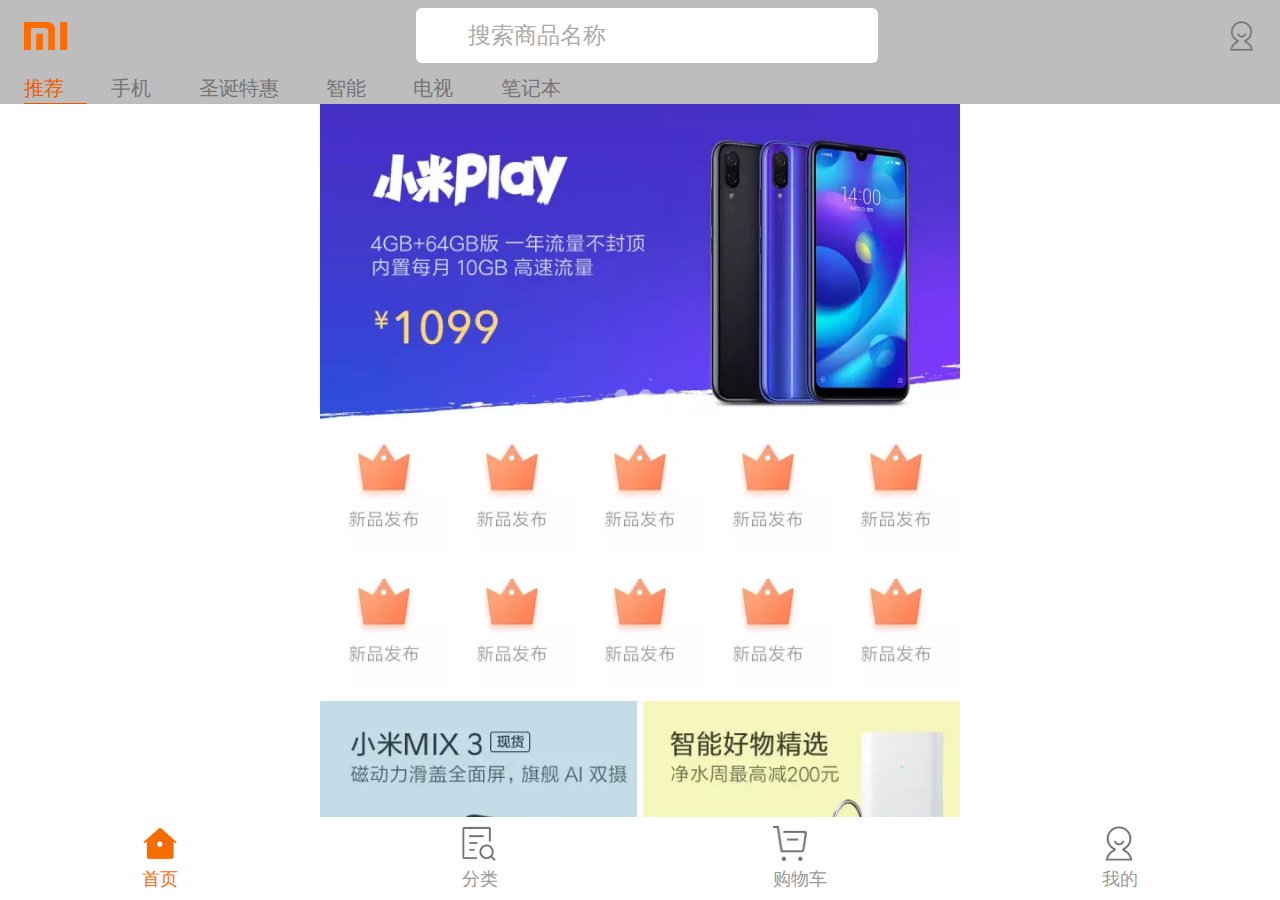
<file: index.html>
<!DOCTYPE html>
<html lang="zh">
<head>
	<meta charset="UTF-8">
	<meta name="viewport" content="width=device-width, initial-scale=1.0">
	<meta http-equiv="X-UA-Compatible" content="ie=edge">
	<script src="js/rem.js" type="text/javascript" charset="utf-8"></script>
	<link rel="stylesheet" type="text/css" href="css/base.css"/>
	<link rel="stylesheet" type="text/css" href="css/style.css"/>
	<title>Document</title>
<!-- 头部开始 -->
</head>
<body>
	<div class="root">
		<header class="head">
			<div class="head-top">
				<div class="logo">
					<img src="img/loge.png" >
				</div>
				<div class="search-box">
					<i class="iconfont">&#xe61a;</i>
					<span>搜索商品名称</span>
				</div>
				<div class="my-box">
				</div>
				
			</div>
			<div class="head-bottom">
				<div class="nav-list">
					<ul>
						<li>推荐</li>
						<li>手机</li>
						<li>圣诞特惠</li>
						<li>智能</li>
						<li>电视</li>
						<li>笔记本</li>
						<li>生活周边</li>
						<li>家电</li>
						<li>新款游戏本</li>
						<li>影音娱乐</li>
					</ul>
				</div>
				<div class="jiantou-box">
					<i class="iconfont">&#xe649;</i>
				</div>
			</div>

		</header>
		<!-- 头部结束 -->
		<div class="main">
			<!-- banner开始 -->
			<section class="banner">
				<ul>
					<li><img src="img/banner1.webp" ></li>
					<li><img src="img/banner1.webp" ></li>
					<li><img src="img/banner1.webp" ></li>
				</ul>
				<div class="yuan">
					<div class="yuan1"></div>
					<div class="yuan2"></div>
					<div class="yuan2"></div>
					<div class="yuan2"></div>
				</div>
				
		    </section>
		<!-- banner结束 -->
		
		<!-- 菜单开始 -->
		<section class="caidan">
			<div><img src="img/caidan1.webp" alt=""></div>
			<div><img src="img/caidan1.webp" alt=""></div>
			<div><img src="img/caidan1.webp" alt=""></div>
			<div><img src="img/caidan1.webp" alt=""></div>
			<div><img src="img/caidan1.webp" alt=""></div>
			<div><img src="img/caidan1.webp" alt=""></div>
			<div><img src="img/caidan1.webp" alt=""></div>
			<div><img src="img/caidan1.webp" alt=""></div>
			<div><img src="img/caidan1.webp" alt=""></div>
			<div><img src="img/caidan1.webp" alt=""></div>
		</section>
		<!-- 菜单结束 -->
		<!-- 列表开始 -->
		<section class="list">
			<div class="list-box">
				<div class="left-box">
					<img src="img/shouye1.webp" >
				</div>
				<div class="right-box">
					<div><img src="img/shouye2.webp" ></div>
					<div><img src="img/shouye3.webp" ></div>
				</div>
			</div>
		    <div class="tupian1"><img src="img/shouye3=4.webp" >
		    </div>
			<div class="tupian2"><img src="img/shouye4.webp" >
			</div>
			<div class="list-box2">
				<div class="left-box2">
					<div class="shouyewenzi">
						<img src="img/shouye6.webp" >
					</div>	
					<div class="ziti">
						<p class="xiaomi">小米8 青春版</p>
						<p class="pingjia">潮流镜面渐变色，自拍旗杆</p>
						<p class="renminbi">¥1399起</p>
					</div>
				</div>
				<div class="left-box2">
					<div class="shouyewenzi">
						<img src="img/shouye6.webp" >
					</div>	
					<div class="ziti">
						<p class="xiaomi">小米8 青春版</p>
						<p class="pingjia">潮流镜面渐变色，自拍旗杆</p>
						<p class="renminbi">¥1399起</p>
					</div>
				</div>
			</div>
			<div class="list-box2">
				<div class="left-box2">
					<div class="shouyewenzi">
						<img src="img/sy666.webp" >
					</div>	
					<div class="ziti">
						<p class="xiaomi">小米8 青春版</p>
						<p class="pingjia">潮流镜面渐变色，自拍旗杆</p>
						<p class="renminbi">¥1399起</p>
					</div>
				</div>
				<div class="left-box2">
					<div class="shouyewenzi">
						<img src="img/777.webp" >
					</div>	
					<div class="ziti">
						<p class="xiaomi">小米8 青春版</p>
						<p class="pingjia">潮流镜面渐变色，自拍旗杆</p>
						<p class="renminbi">¥1399起</p>
					</div>
				</div>
			</div>
			<div class="list-box2">
				<div class="left-box2">
					<div class="shouyewenzi">
						<img src="img/888.webp" >
					</div>	
					<div class="ziti">
						<p class="xiaomi">小米8 青春版</p>
						<p class="pingjia">潮流镜面渐变色，自拍旗杆</p>
						<p class="renminbi">¥1399起</p>
					</div>
				</div>
				<div class="left-box2">
					<div class="shouyewenzi">
						<img src="img/999.webp" >
					</div>	
					<div class="ziti">
						<p class="xiaomi">小米8 青春版</p>
						<p class="pingjia">潮流镜面渐变色，自拍旗杆</p>
						<p class="renminbi">¥1399起</p>
					</div>
				</div>
			</div>
			<div class="tupian1"><img src="img/shouye3=4.webp" >
			</div>
			<div class="tupian2"><img src="img/shouye4.webp" >
			</div>
			<div class="list-box2">
				<div class="left-box2">
					<div class="shouyewenzi">
						<img src="img/shouye6.webp" >
					</div>	
					<div class="ziti">
						<p class="xiaomi">小米8 青春版</p>
						<p class="pingjia">潮流镜面渐变色，自拍旗杆</p>
						<p class="renminbi">¥1399起</p>
					</div>
				</div>
				<div class="left-box2">
					<div class="shouyewenzi">
						<img src="img/shouye6.webp" >
					</div>	
					<div class="ziti">
						<p class="xiaomi">小米8 青春版</p>
						<p class="pingjia">潮流镜面渐变色，自拍旗杆</p>
						<p class="renminbi">¥1399起</p>
					</div>
				</div>
			</div>
			<div class="list-box2">
				<div class="left-box2">
					<div class="shouyewenzi">
						<img src="img/sy666.webp" >
					</div>	
					<div class="ziti">
						<p class="xiaomi">小米8 青春版</p>
						<p class="pingjia">潮流镜面渐变色，自拍旗杆</p>
						<p class="renminbi">¥1399起</p>
					</div>
				</div>
				<div class="left-box2">
					<div class="shouyewenzi">
						<img src="img/777.webp" >
					</div>	
					<div class="ziti">
						<p class="xiaomi">小米8 青春版</p>
						<p class="pingjia">潮流镜面渐变色，自拍旗杆</p>
						<p class="renminbi">¥1399起</p>
					</div>
				</div>
			</div>
			<div class="list-box2">
				<div class="left-box2">
					<div class="shouyewenzi">
						<img src="img/888.webp" >
					</div>	
					<div class="ziti">
						<p class="xiaomi">小米8 青春版</p>
						<p class="pingjia">潮流镜面渐变色，自拍旗杆</p>
						<p class="renminbi">¥1399起</p>
					</div>
				</div>
				<div class="left-box2">
					<div class="shouyewenzi">
						<img src="img/999.webp" >
					</div>	
					<div class="ziti">
						<p class="xiaomi">小米8 青春版</p>
						<p class="pingjia">潮流镜面渐变色，自拍旗杆</p>
						<p class="renminbi">¥1399起</p>
					</div>
				</div>
			</div>
		</section>
		<!-- 列表结束-->

		</div>

		<!-- 底部开始 -->
		<section class="font">
			<div class="font1">
				<div class="tu1"></div>
				<div class="wenzi">首页</div>

			</div>
			<div class="font1">
				<a href="class.html"><div class="tu2"></div>
				<div class="wenzi2">分类</div></a>


			</div>
			<div class="font1">
				<a href="gw.html"><div class="tu3"></div>
				<div class="wenzi2">购物车</div></a>


			</div>
			<div class="font1">
				<a href="wode.html"><div class="tu4"></div>
				<div class="wenzi2">我的</div></a>


			</div>
		</section>
		<!-- 底部结束-->


	</div>
</body>
</html>
</file>
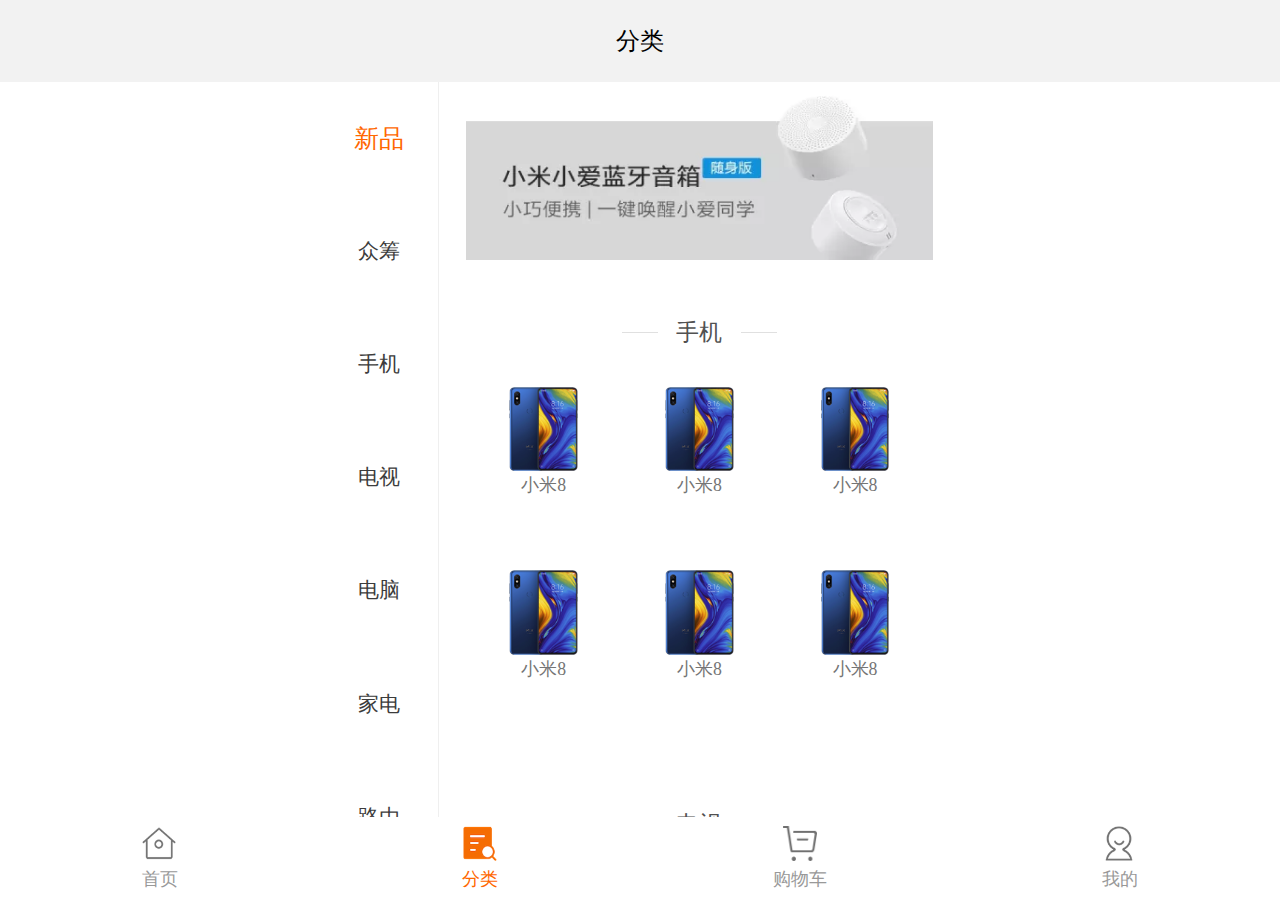
<file: class.html>
<!DOCTYPE html>
<html lang="zh">
<head>
	<meta charset="UTF-8">
	<meta name="viewport" content="width=device-width, initial-scale=1.0">
	<meta http-equiv="X-UA-Compatible" content="ie=edge">
	<script src="js/rem.js" type="text/javascript" charset="utf-8"></script>
	<link rel="stylesheet" type="text/css" href="css/base.css"/>
	<link rel="stylesheet" type="text/css" href="css/class.css"/>
	<title>Document</title>
</head>
<body>
	<div class="fenlei">
		<!-- 头部开始 -->
		<div class="header">
			<a href="index.html" class="iconfont">&#xe601;</a>
			<span class="text">分类</span>
			<a href="sousuo.html"><i class="iconfont">&#xe61a;</i></a>
		</div>
		
		<!-- 头部结束 -->
		<!-- middle开始 -->
		<main class="middle">
			<aside class="aside">
				<div class="one-xinpin">新品</div>
				<div>众筹</div>
				<div>手机</div>
				<div>电视</div>
				<div>电脑</div>
				<div>家电</div>
				<div>路由</div>
				<div>出行</div>
				<div>穿戴</div>
				<div>智能</div>
				<div>电源</div>
				<div>健康</div>
				<div>灯具</div>
				<div>儿童</div>
				<div>插线板</div>
				<div>音频</div>
				<div>箱包</div>
				<div>生活</div>
				<div>配件</div>
				<div>家装</div>
				<div>礼品</div>
				<div>手机</div>
				<div>会员卡</div>
				<div>米粉卡</div>
				<div>零售店</div>

			</aside>
			<div class="goods-list">
				<div class="floor">
					<div class="ads-box">
						<img src="img/fen.webp" >
					</div>
					
					<div class="product-box">
						<div class="line"></div>
						<p class="shouji">手机</p>
						<div class="line"></div>
						
					</div>
					<div class="zhanshitu">
						<div><img src="img/fenlei111.png" alt=""><p>小米8</p></div>
						<div><img src="img/fenlei111.png" alt=""><p>小米8</p></div>
						<div><img src="img/fenlei111.png" alt=""><p>小米8</p></div>
						<div><img src="img/fenlei111.png" alt=""><p>小米8</p></div>
						<div><img src="img/fenlei111.png" alt=""><p>小米8</p></div>
						<div><img src="img/fenlei111.png" alt=""><p>小米8</p></div>
						
					</div>
					<div class="product-box">
						<div class="line"></div>
						<p class="shouji">电视</p>
						<div class="line"></div>
						
					</div>
					<div class="zhanshitu">
						<div><img src="img/222.jpg" alt=""><p>小米8</p></div>
						<div><img src="img/222.jpg" alt=""><p>小米8</p></div>
						<div><img src="img/222.jpg" alt=""><p>小米8</p></div>
						<div><img src="img/222.jpg" alt=""><p>小米8</p></div>
						<div><img src="img/222.jpg" alt=""><p>小米8</p></div>
						<div><img src="img/222.jpg" alt=""><p>小米8</p></div>
						
					</div>
					<div class="product-box">
						<div class="line"></div>
						<p class="shouji">电脑</p>
						<div class="line"></div>
						
					</div>
					<div class="zhanshitu">
						<div><img src="img/188.jpg" alt=""><p>小米8</p></div>
						<div><img src="img/188.jpg" alt=""><p>小米8</p></div>
						<div><img src="img/188.jpg" alt=""><p>小米8</p></div>
						<div><img src="img/188.jpg" alt=""><p>小米8</p></div>
						<div><img src="img/188.jpg" alt=""><p>小米8</p></div>
						<div><img src="img/188.jpg" alt=""><p>小米8</p></div>
						
					</div>
					<div class="ads-box">
						<img src="img/678.webp" >
					</div>
					
				</div>
			</div>

		</main>
		<!-- middle结束-->

		
		
		<!-- 底部开始 -->
		<section class="font">
					<div class="font1">
						<a href="index.html"><div class="tu1"></div>
						<div class="wenzi">首页</div></a>
		
					</div>
					<div class="font1">
						<div class="tu2"></div>
						<div class="wenzi2">分类</div>
		
		
					</div>
					<div class="font1">
						<div class="tu3"></div>
						<div class="wenzi">购物车</div>
		
		
					</div>
					<div class="font1">
						<a href="wode.html"><div class="tu4"></div>
						<div class="wenzi">我的</div></a>
		
		
					</div>
				</section>
		<!-- 底部结束-->
		
	</div>
</body>
</html>
</file>
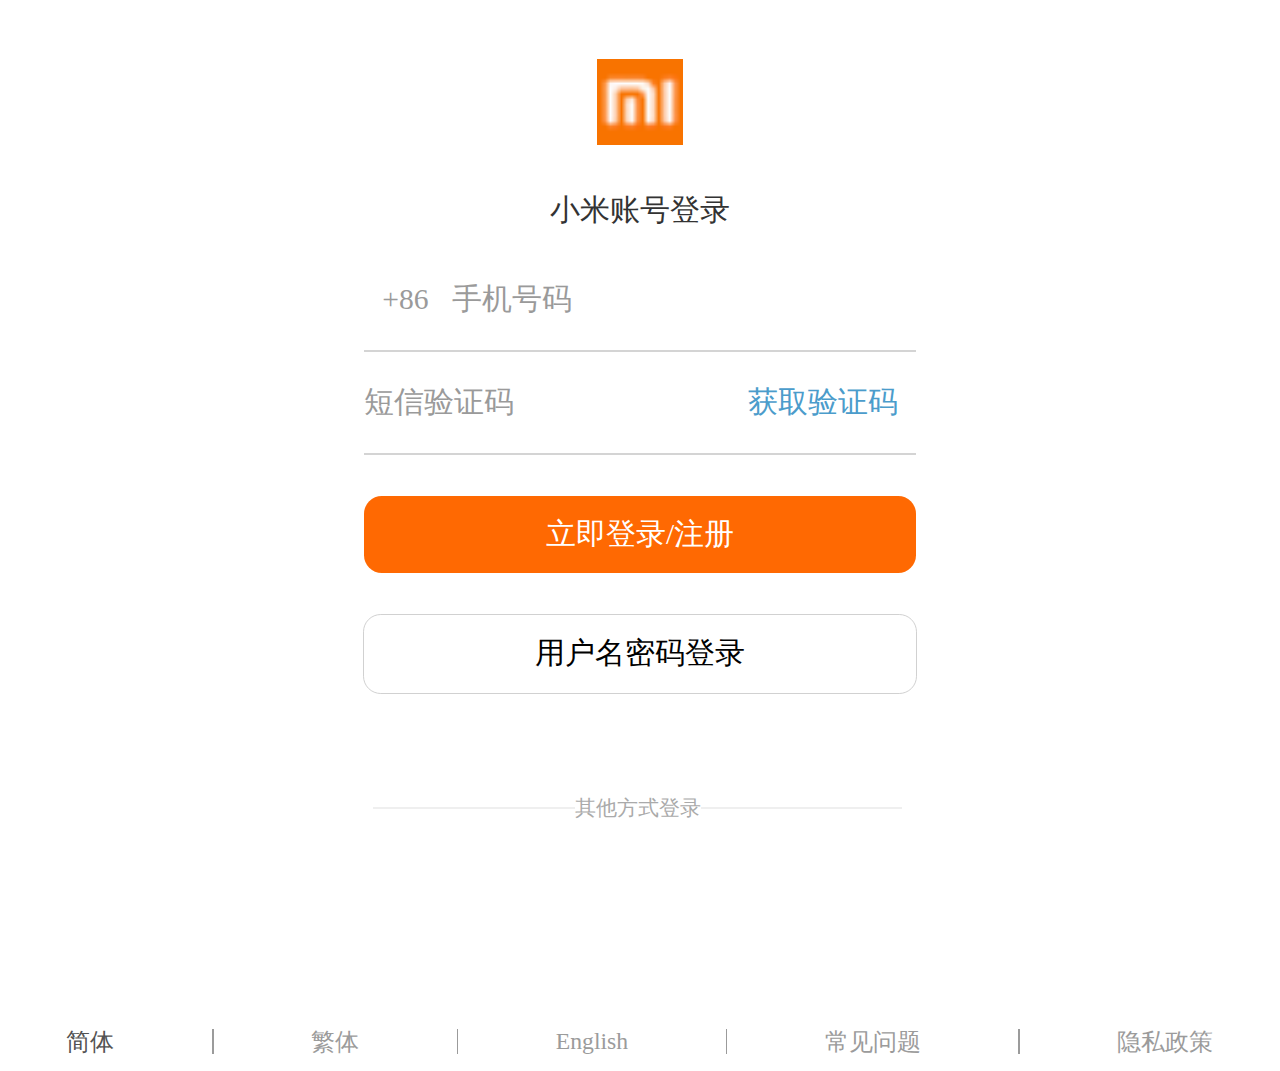
<file: denlv.html>
<!DOCTYPE html>
<html lang="zh">
<head>
	<meta charset="UTF-8">
	<meta name="viewport" content="width=device-width, initial-scale=1.0">
	<meta http-equiv="X-UA-Compatible" content="ie=edge">
	<script src="js/rem.js" type="text/javascript" charset="utf-8"></script>
	<link rel="stylesheet" href="css/base.css">
	<link rel="stylesheet" href="css/denlv.css">
	<title>Document</title>
</head>
<body>
	<div class="root">
		<div class="top">
			<div class="tubiao">
				<img src="img/tu..ico" alt="">
			</div>
			<p>小米账号登录</p>
			<div class="shuzi">
				<p>+86</p>
				<i class="iconfont">&#xe600;</i>
				<p>手机号码</p>
			</div>
			<div class="xinxi">
				<p>短信验证码</p>
				<p>获取验证码</p>
			</div>
			<div class="tubiao-y">立即登录/注册</div>
			<div class="tubiao-h">用户名密码登录</div>
			<div class="next">
				<div class="line"></div>
				<p>其他方式登录</p>
				<div class="line"></div>
			</div>
			<div class="fangshi">
				<i class="iconfont">&#xe665;</i>
				<i class="iconfont">&#xe665;</i>
				<i class="iconfont">&#xe665;</i>
			</div>
			<div class="ziti">
				<p>简体</p>
				<div class="line-1"></div>
				<p>繁体</p>				
				<div class="line-1"></div>
				<p>English</p>				
				<div class="line-1"></div>
				<p>常见问题</p>
				<div class="line-1"></div>
				<p>隐私政策</p>
			</div>
			
		</div>
	</div>
	
</body>
</html>
</file>
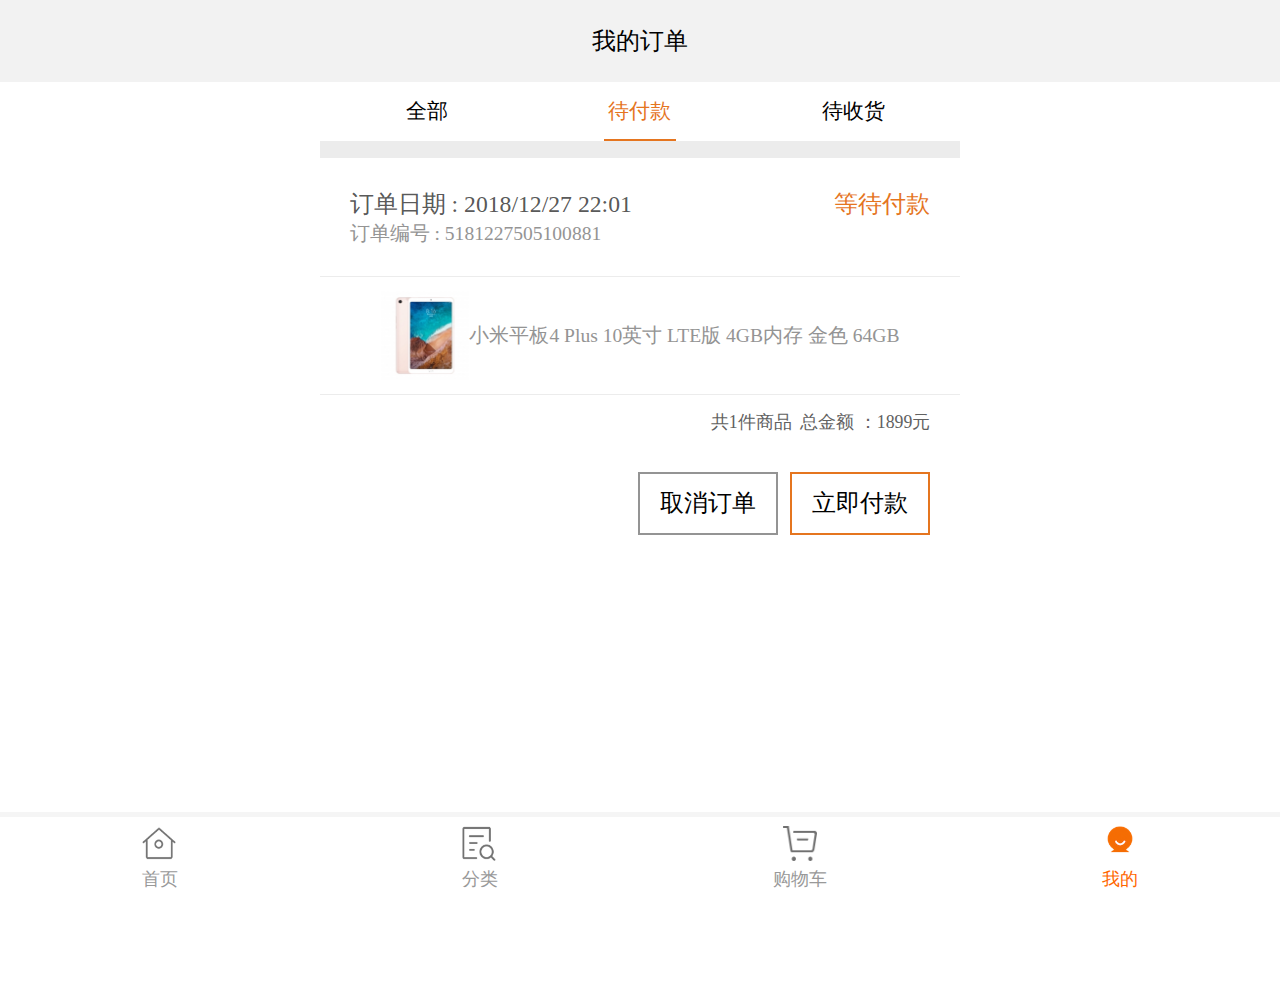
<file: dindan.html>
<!DOCTYPE html>
<html lang="zh">
<head>
	<meta charset="UTF-8">
	<meta name="viewport" content="width=device-width, initial-scale=1.0">
	<meta http-equiv="X-UA-Compatible" content="ie=edge">
	<script src="js/rem.js"></script>
	<link rel="stylesheet" href="css/base.css">
	<link rel="stylesheet" href="css/dindan.css">
	<title>Document</title>
</head>
<body>
	<div class="dindan">
		<!-- 头部开始 -->
		<div class="header">
			<a href="index.html" class="iconfont">&#xe601;</a>
			<span class="text">我的订单</span>
			<i class="iconfont">&#xe61a;</i>
		</div>
		<!-- 头部结束 -->
		<!-- 内容开始 -->
		<div class="dindan-neiron">
			<div class="now">
				<div>全部</div>
				<div class="fukuan">
					<p>待付款</p>
					<div class="line"></div></div>
				<div>待收货</div>
			</div>
			<div class="next">
				<div class="riqi">
					<div class="shijian">订单日期 : 2018/12/27 22:01</div>
					<div class="dengdai">等待付款</div>
				</div>
				<p>订单编号&nbsp;:&nbsp;5181227505100881</p>
				
			</div>
			<div class="next2">
				<img src="img/1.jpg" alt="">
				<p>小米平板4 Plus 10英寸 LTE版 4GB内存 金色 64GB</p>
			</div>
			<div class="end">
				<p class="jine">共1件商品&nbsp;&nbsp;总金额 ：1899元</p>
			</div>
			<div class="zuihou">
				<div>取消订单</div>
				<div class="liji">立即付款</div>

			</div>
		</div>
		
		
		
		
		
		
		<!-- 底部开始 -->
		<section class="font">
					<div class="font1">
						<a href="index.html"><div class="tu1"></div>
						<div class="wenzi">首页</div></a>
		
					</div>
					<div class="font1">
						<a href="class.html"><div class="tu2"></div>
						<div class="wenzi">分类</div></a>
		
		
					</div>
					<div class="font1">
						<div class="tu3"></div>
						<div class="wenzi">购物车</div>
		
		
					</div>
					<div class="font1">
						<div class="tu4"></div>
						<div class="wenzi2">我的</div>
		
		
					</div>
				</section>
		<!-- 底部结束-->
		
		
		

		
	</div>
	
</body>
</html>
</file>
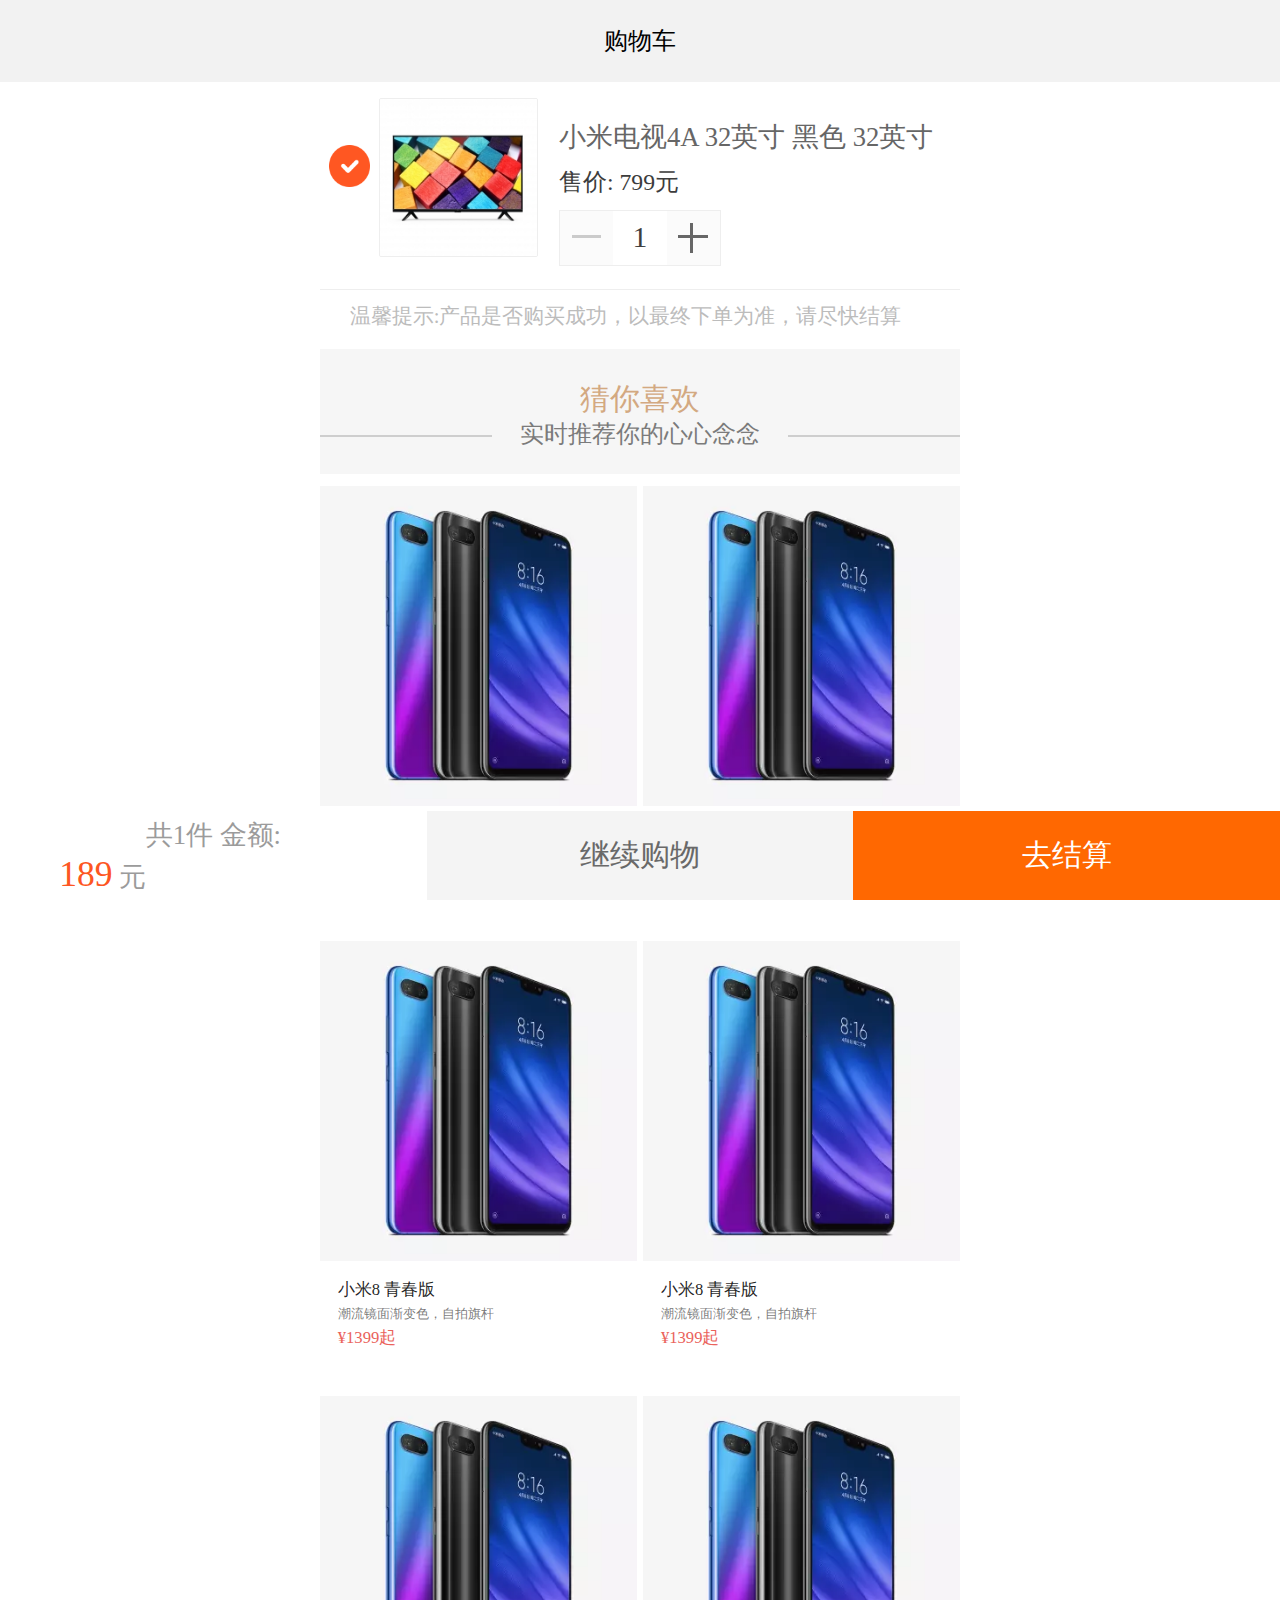
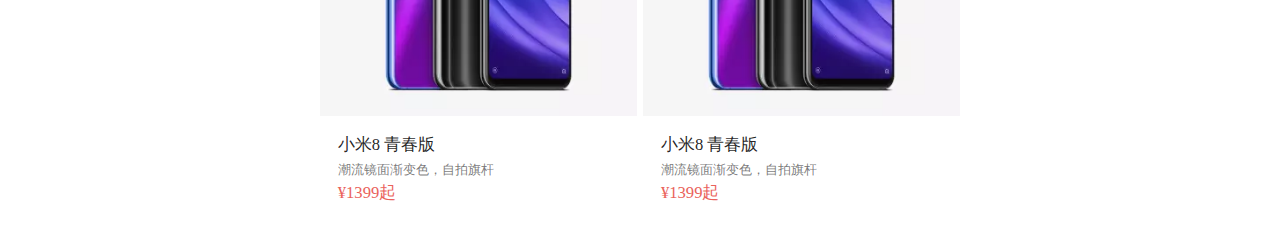
<file: gw.html>
<!DOCTYPE html>
<html lang="zh">
<head>
	<meta charset="UTF-8">
	<meta name="viewport" content="width=device-width, initial-scale=1.0">
	<meta http-equiv="X-UA-Compatible" content="ie=edge">
	<link rel="stylesheet" type="text/css" href="css/gw.css"/>
	<link rel="stylesheet" type="text/css" href="css/base.css"/>
	<script src="js/rem.js"></script>
	<title>Document</title>
</head>
<body>
	<div class="dindan">
		<!-- 头部开始 -->
		<div class="header">
			<a href="index.html" class="iconfont">&#xe601;</a>
			<span class="text">购物车</span>
			<i class="iconfont">&#xe61a;</i>
		</div>
		<!-- 头部结束 -->
		<!-- 内容开始 -->
		<div class="middle">
			<div class="neiron">
				<div class="tu1"><img src="img/tubiao.png" ></div>
				<div class="tu2"><img src="img/dianshi.jpg" ></div>
				<div class="text">
					<p class="yangshi">小米电视4A 32英寸 黑色 32英寸</p>
					<div class="jiage">售价: 799元</div>
					<div class="hezi">
						<div class="fuhao">
							<div class="jian">
								<div></div>
							</div>
							<div class="one">1</div>
							<div class="jia">
								<div class="now"></div>
								<div class="now1"></div>

							</div>
						</div>
						<span><i class="iconfont">&#xe621;</i></span>
					</div>
				</div>
			</div>
			<div class="zhong">温馨提示:产品是否购买成功，以最终下单为准，请尽快结算</div>
			<div class="cai">
				<p>猜你喜欢</p>
				<div class="xihuan">
					<div class="line"></div>
					<div class="line-wenzi">实时推荐你的心心念念</div>
					<div class="line"></div>
				</div>
			</div>
			<section class="list">
				<div class="list-box2">
					<div class="left-box2">
						<div class="shouyewenzi">
							<img src="img/shouye6.webp" >
						</div>	
						<div class="ziti">
							<p class="xiaomi">小米8 青春版</p>
							<p class="pingjia">潮流镜面渐变色，自拍旗杆</p>
							<p class="renminbi">¥1399起</p>
						</div>
					</div>
					<div class="left-box2">
						<div class="shouyewenzi">
							<img src="img/shouye6.webp" >
						</div>	
						<div class="ziti">
							<p class="xiaomi">小米8 青春版</p>
							<p class="pingjia">潮流镜面渐变色，自拍旗杆</p>
							<p class="renminbi">¥1399起</p>
						</div>
					</div>
				</div>
				<div class="list-box2">
					<div class="left-box2">
						<div class="shouyewenzi">
							<img src="img/shouye6.webp" >
						</div>	
						<div class="ziti">
							<p class="xiaomi">小米8 青春版</p>
							<p class="pingjia">潮流镜面渐变色，自拍旗杆</p>
							<p class="renminbi">¥1399起</p>
						</div>
					</div>
					<div class="left-box2">
						<div class="shouyewenzi">
							<img src="img/shouye6.webp" >
						</div>	
						<div class="ziti">
							<p class="xiaomi">小米8 青春版</p>
							<p class="pingjia">潮流镜面渐变色，自拍旗杆</p>
							<p class="renminbi">¥1399起</p>
						</div>
					</div>
				</div>
				<div class="list-box2">
					<div class="left-box2">
						<div class="shouyewenzi">
							<img src="img/shouye6.webp" >
						</div>	
						<div class="ziti">
							<p class="xiaomi">小米8 青春版</p>
							<p class="pingjia">潮流镜面渐变色，自拍旗杆</p>
							<p class="renminbi">¥1399起</p>
						</div>
					</div>
					<div class="left-box2">
						<div class="shouyewenzi">
							<img src="img/shouye6.webp" >
						</div>	
						<div class="ziti">
							<p class="xiaomi">小米8 青春版</p>
							<p class="pingjia">潮流镜面渐变色，自拍旗杆</p>
							<p class="renminbi">¥1399起</p>
						</div>
					</div>
				</div>
		</div>
		<!-- 内容结束 -->
		<!-- 底部开始 -->
		<div class="foot">
			<div class="jine">
				<div class="gon">共1件 金额:</div>
				<div class="end">
					<div class="yi">189</div>
					<div class="yuan">元</div>

				</div>
			</div>
			<div class="gouwu">继续购物</div>
			<div class="qu">去结算</div>
		</div>
		<!-- 底部结束 -->


		

	
</body>
</html>
</file>
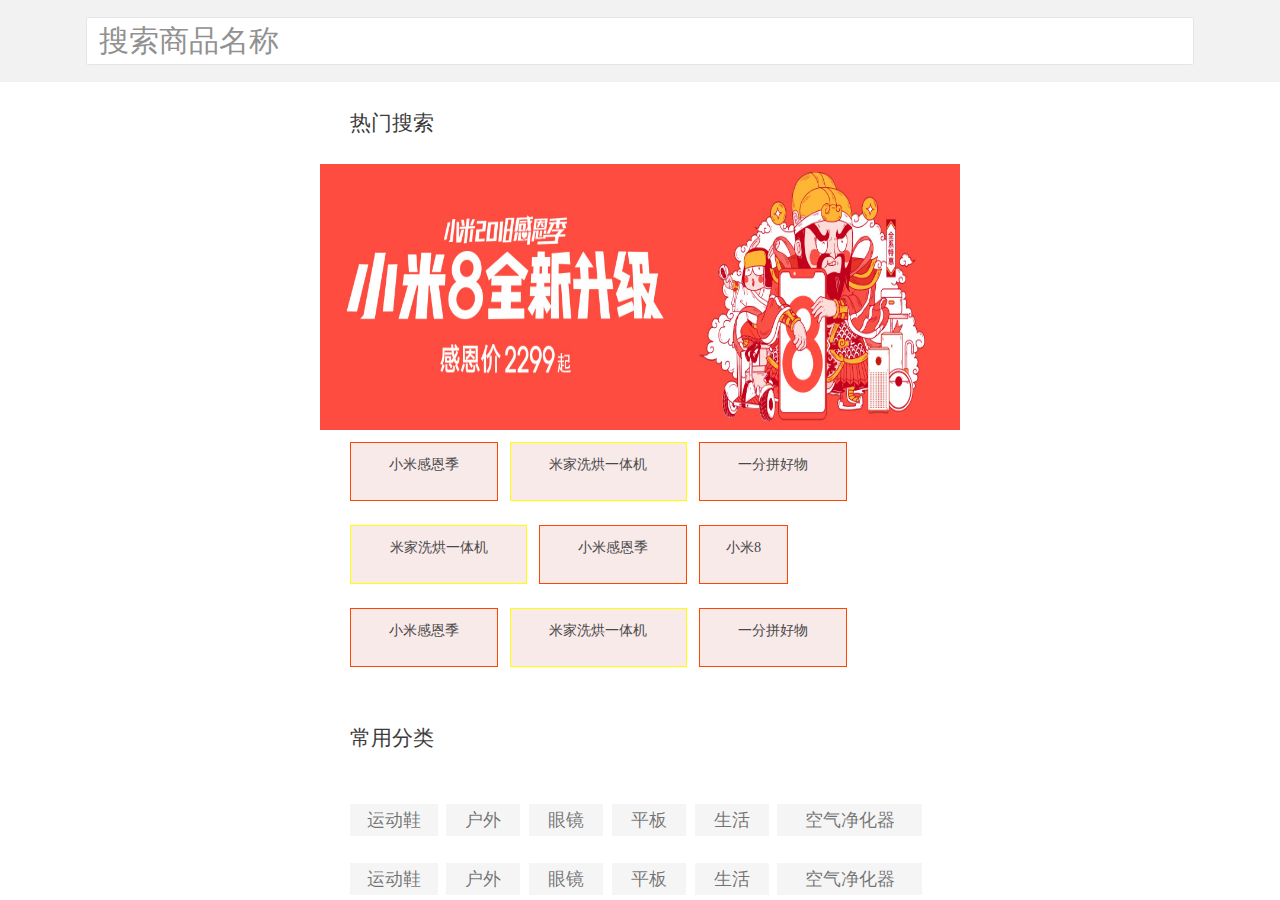
<file: sousuo.html>
<!DOCTYPE html>
<html lang="zh">
<head>
	<meta charset="UTF-8">
	<meta name="viewport" content="width=device-width, initial-scale=1.0">
	<meta http-equiv="X-UA-Compatible" content="ie=edge">
	<script src="js/rem.js"></script>
	<link rel="stylesheet" href="css/base.css">
	<link rel="stylesheet" href="css/sousuo.css">
	<title>Document</title>
</head>
<body>
	<div class="sousuo">
		<!-- 头部开始 -->
		<div class="header">
			<a href="index.html" class="iconfont">&#xe601;</a>
			<span class="text">
				<p>搜索商品名称</p>
			</span>
			<i class="iconfont">&#xe61a;</i>
		</div>
		
		<!-- 头部结束 -->
		<div class="remen">热门搜索</div>
		<div class="tu"><img src="img/sousuo.jpg" alt=""></div>
		<div class="kuan">
			<div class="ganen">小米感恩季</div>
			<div class="mijia">米家洗烘一体机</div>
		    <div class="ganen">一分拼好物</div>
			<div class="mijia1">米家洗烘一体机</div>
			<div class="ganen1">小米感恩季</div>
			<div class="xiaomi8">小米8</div>
			<div class="ganen">小米感恩季</div>
			<div class="mijia">米家洗烘一体机</div>
			<div class="ganen">一分拼好物</div>
		</div>
		<div class="chang">常用分类</div>
		<div class="next">
			<div class="yundon2">运动鞋</div>
			<div class="hu">户外</div>
			<div class="yanji">眼镜</div>
			<div class="pinban">平板</div>
			<div class="shenhuo">生活</div>
			<div class="kongqi">空气净化器</div>
		</div>
		<div class="next">
			<div class="yundon2">运动鞋</div>
			<div class="hu">户外</div>
			<div class="yanji">眼镜</div>
			<div class="pinban">平板</div>
			<div class="shenhuo">生活</div>
			<div class="kongqi">空气净化器</div>
		</div>
		
	
	
</body>
</html>
</file>
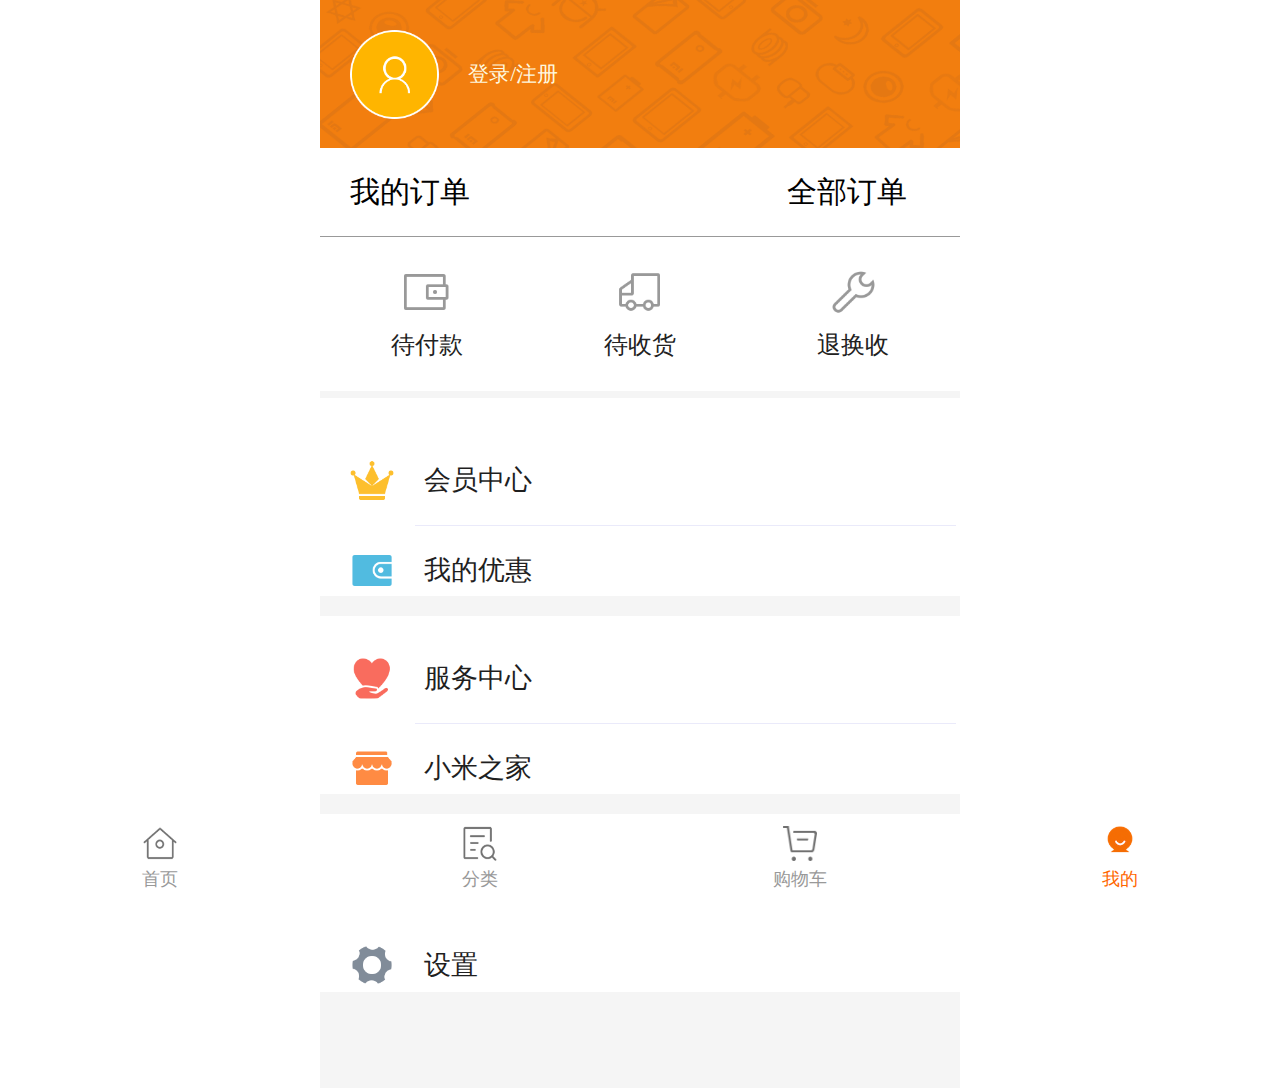
<file: wode.html>
<!DOCTYPE html>
<html lang="zh">
<head>
	<meta charset="UTF-8">
	<meta name="viewport" content="width=device-width, initial-scale=1.0">
	<meta http-equiv="X-UA-Compatible" content="ie=edge">
	<script src="js/rem.js" ></script>
	<link rel="stylesheet" href="css/base.css">
	<link rel="stylesheet" href="css/wode.css">
	<title>Document</title>
</head>
<body>
	<div class="wode">
		<!-- 头部开始 -->
		<div class="top">
			<img src="img/wode1.png" >
			<div class="shang">
			<img src="img/wode111.png" >
				<a href="denlv.html" class="denglv">登录/注册</a>
			</div>
		</div>
		<!-- 头部结束 -->
		<!-- 内容开始 -->
		
		<div class="neiron">
			<div class="dindan">
					<p><a href="dindan.html" class="aaa">我的订单</a></p>
					<p>全部订单<i class="iconfont">&#xe600;</i></p>
			</div>
			<div class="two">
				<div class="fukuan">
					<img src="img/qianbao.png" >
					<p>待付款</p>
				</div>
				<div class="fukuan">
					<img src="img/222.png" >
					<p>待收货</p>
				</div>
				<div class="fukuan">
					<img src="img/333.png" >
					<p>退换收</p>
				</div>
			</div>
			<div class="big">
				<div class="next">
					<div class="huiyuan">
						<img src="img/yellow.png" >
						<p>会员中心</p>
						<p class="jiantou"><i class="iconfont">&#xe600;</i></p>
					</div>
					<div class="xian"></div>
					<div class="huiyuan">
						<img src="img/666.png" >
						<p>我的优惠</p>
						<p class="jiantou"><i class="iconfont">&#xe600;</i></p>
					</div>
				</div>
				<div class="next">
					<div class="huiyuan">
						<img src="img/777.png" >
						<p>服务中心</p>
						<p class="jiantou"><i class="iconfont">&#xe600;</i></p>
					</div>
					<div class="xian"></div>
					<div class="huiyuan">
						<img src="img/888.png" >
						<p>小米之家</p>
						<p class="jiantou"><i class="iconfont">&#xe600;</i></p>
					</div>
				</div>
				<div class="next">
					<div class="huiyuan">
						<img src="img/fff.png" >
						<p>F码通道&nbsp;</p>
						<p class="jiantou"><i class="iconfont">&#xe600;</i></p>
					</div>
					<div class="huiyuan">
						<img src="img/shezi.png" >
						<p>设置&nbsp;&nbsp;&nbsp;&nbsp;&nbsp;&nbsp;</p>
						<p class="jiantou"><i class="iconfont">&#xe600;</i></p>
					</div>
				</div>
			</div>
			</div>
		<!-- 内容结束 -->
		
	
		
		
		
		
		<!-- 底部开始 -->
		<section class="font">
					<div class="font1">
						<div class="tu1"></div>
						<a href="index.html" class="wenzi">首页</a>
		
					</div>
					<div class="font1">
						<div class="tu2"></div>
						<a href="class.html" class="wenzi">分类</a>
		
		
					</div>
					<div class="font1">
						<div class="tu3"></div>
						<div class="wenzi">购物车</div>
		
		
					</div>
					<div class="font1">
						<div class="tu4"></div>
						<div class="wenzi2">我的</div>
		
		
					</div>
				</section>
		<!-- 底部结束-->
	
</body>
</html>
</file>
<file: css/base.css>
*{
	margin: 0;
	padding: 0;
	font-family: 微软雅黑,苹方;
	font-style: normal;
	font-weight: normal;
	text-decoration: none;
}
ul,li{
	list-style: none;
}
@font-face {
  font-family: 'iconfont';  /* project id 984507 */
  src: url('//at.alicdn.com/t/font_984507_botoajghpq.eot');
  src: url('//at.alicdn.com/t/font_984507_botoajghpq.eot?#iefix') format('embedded-opentype'),
  url('//at.alicdn.com/t/font_984507_botoajghpq.woff') format('woff'),
  url('//at.alicdn.com/t/font_984507_botoajghpq.ttf') format('truetype'),
  url('//at.alicdn.com/t/font_984507_botoajghpq.svg#iconfont') format('svg');
}

.iconfont{
	font-family: "iconfont";
}
a{
	text-decoration: none;
}
.clear::after{
	counter:"";
	width: 0;
	height: 0;
	display: block;
	clear: both;
}
</file>
<file: css/style.css>
.root{
	max-width: 640px;
	height: 100vh;
	margin: 0 auto;
	overflow: auto;
}
/* 头部开始 */
.head{
	width: 100%;
	height: 1.76rem;
	background: #BDBDBD;
	padding: 0 0.4rem;
	box-sizing: border-box;
	position:fixed;
	top:0;
	left:0;
	z-index: 999;
	
}
.head-top{
	width:100%;
	height: 1.21rem;
	display: flex;
	align-items: center;
	justify-content: space-between;
}

.head-top .logo{
	width: 0.73rem;
	height: 0.47rem;
}
.head-top .logo img{
	width:100%;
	height: 100%;
	display: block;
}
.head-top .search-box{
	width: 7.80rem;
	height: 0.93rem;
	background:#fff;
	border-radius: 0.1rem;
	box-shadow: 0 0 0.05rem 0.05rem rgba(0 0 0 0.1);
	font-size: 0.38rem;
	color: #ababab;
	line-height: 0.93rem;
	padding-left: 0.24rem;
	box-sizing: border-box;
}
.head-top .search-box i{
	margin-right: 0.25rem;
	}


	
.head-top .my-box{
	width:0.5rem;
	height: 0.5rem;
	background: url([data-uri]) no-repeat center center/100% 100%;
}


.head-bottom{
	width:100%;
	height: 0.55rem;
	display: flex;
	justify-content: space-between;
}


.nav-list{
	width:9.14rem;
	height: 100%;
	overflow: auto;
}
.nav-list::-webkit-scrollbar{
	width: 0;
	height: 0;
}
.nav-list>ul{
	width: 200%;
	display: flex;
}
.nav-list ul li{
	font-size: 0.34rem;
	height: 0.55rem;
	line-height: 0.55rem;
	padding: 0 0.4rem;
	color: #747474;
	flex-shrink: 0;
}
.nav-list ul li:first-child{
	padding-left: 0;
	color: rgb(237, 91, 0);
	border-color: rgb(237, 91, 0);
	border-bottom: 0.02rem solid rgb(237,91,0);
	box-sizing: border-box;
}
.head-slect{
	height: 100%;
	width: 0.5rem;
	color: darkgrey;
	font-size: 0.4rexm;
	line-height: 0.55rem;
	text-align: center;
}
.head-bottom .jiantou-box{
	width: 0.5rem;
	height: 100%;
	line-height: 0.5rem;
	font-size: 0.4rem;
	text-align: center;
	color: #747474;
}
/* 头部结束 */
/* banner开始 */
.main{
	padding-top: 1.72rem;
	padding-bottom: 1.4rem;
}

.banner{
	height: 5.36rem;
	width: 100%;
	overflow: hidden;
	position: relative;
}
.banner>ul{
	height: 100%;
	width: 300%;
	display: flex;
}
.banner>ul>li{
	height: 100%;
	width:33.33333%;
}
.banner>ul>li>img{
	width:100%;
	height: 100%;
}
.banner .yuan{
	height: 0.22rem;
	width: 100%;
	position: absolute;
	left: 0;
	bottom: 0.3rem;
	display: flex;
	justify-content: center;
}
.banner .yuan2{
	width: 0.22rem;
	height: 0.22rem;
	border-radius: 50%;
	background: rgba(255,255,255,0.5);
	margin-left: 0.2rem;
}
.banner .yuan1{
	color: #fff;
	margin-left: 0;
	
}

/* banner结束 */
/* 菜单开始 */
.caidan{
	width: 100%;
	height:4.55rem;
	display: flex;
	flex-wrap: wrap;
}
.caidan div{
	width: 20%;
	height: 50%;
}
.caidan div img{
	width: 100%;
	height: 100%;
	background:url(https://i8.mifile.cn/v1/a1/01e0772b-fcd9-6e03-cdf3-9bd08b2d2974!144x152.webp) no-repeat center center/100% 100%;
}
/* 菜单结束 */
/* 列表开始 */
.list{
	width: 100%;
}

.list-box{
	width:100%;
	height: 7.68rem;
	display: flex;
	justify-content: space-between;
	margin:0.2rem 0;
}

.list-box>.left-box{
	width: 49.5%;
	height: 100%;
}
.list-box>.left-box img{
	width: 100%;
	height: 100%;
}
.list-box>.right-box{
	width: 49.5%;
	height: 100%;
	display: flex;
	flex-direction: column;
	justify-content: space-between;
}
.list-box>.right-box div{
	width: 100%;
	height: 49.5%;
	background: #98FB98;
}
.list-box>.right-box div img{
	width: 100%;
	height: 100%;
}
.list .tupian1{
	width: 100%;
	height: 4.23rem;
}
.list .tupian1 img{
	width: 100%;
	height: 100%;
}
.list .tupian2{
	width: 100%;
	height: 7rem;
	margin-bottom: 0.2rem;

}
.list .tupian2 img{
	width: 100%;
	height: 100%;
}
.list .list-box2{
	width: 100%;
	height: 7.68rem;
	display: flex;
	justify-content: space-between;
	
}
.list .list-box2 .left-box2{
	width: 49.5%;
	height: 100%;
	box-sizing: border-box;
}
.list .list-box2 .left-box2 img{
	width: 100%;
	height: 5.4rem;
}

.list .list-box2 .left-box2 .ziti{
	text-align: left;
	margin: 0 0.3rem;
}
	
.list .list-box2 .left-box2 .ziti .xiaomi{
	width: 100%;
	height: 0.28rem;
	font-size: 0.28rem;
	color: rgba(0,0,0,.87);
	margin-top: 0.06rem;
	
	
}
.list .list-box2 .left-box2 .ziti .pingjia{
	width: 100%;
	margin-top: 0.16rem;
    font-size: 0.22rem;
    line-height: 0.3rem;
    color: rgba(0,0,0,.54);
}
.list .list-box2 .left-box2 .ziti .renminbi{
	width: 100%;
	height: 0.28rem;
	font-size: 0.28rem;
	color: #ea625b;
	margin-top: 0.06rem;

}

	
	

	
	


/* 列表结束 */
/* 底部开始 */
.font{
	height: 1.4rem;
	width: 100%;
	position: fixed;
	bottom: 0;
	right: 0;
	display: flex;
	background: white;
}
.font .font1{
	width: 25%;
	height: 100%;
	display: flex;
	justify-content: center;
	flex-direction: column;
	align-items: center;
	

}
.font .wenzi{
	color: #ff6700;
	font-size: 0.3rem;
	margin-top: 0.1rem;
}
.font .tu1{
	width: 0.58rem;
	height: 0.58rem;
	background: url([data-uri]) no-repeat center center/100% 100%;
}
.font .tu2{
	width: 0.58rem;
	height: 0.58rem;
	background: url([data-uri]) no-repeat center center/100% 100%;
}
.font .wenzi2{
	color: #999;
	font-size: 0.3rem;
	margin-top: 0.1rem;
}
.font .tu3{
	width: 0.58rem;
	height: 0.58rem;
	background: url([data-uri]) no-repeat center center/100% 100%;
}
.font .tu4{
	width: 0.58rem;
	height: 0.58rem;
	background: url([data-uri]) no-repeat center center/100% 100%;
	
}
</file>
<file: css/class.css>
.fenlei{
	max-width: 640px;
	height: 100vh;
	margin: 0 auto;
	overflow: auto;
}
/* 头部开始 */
.header{
	width: 100%;
	height: 1.38rem;
	background: #f2f2f2;
	display: flex;
	justify-content: space-between;
	align-items: center;
	position: fixed;
    top: 0;
	left: 0;
}
.iconfont{
	color: #919191;
	font-size: 0.58rem;
	padding: 0 0.5rem;
}
.text{
	font-size: 0.4rem;
}


/* 头部结束 */
/* <!-- middle开始 --> */
.middle{
	width: 100%;
	height: 100vh;
	padding: 1.38rem 0 1.4rem 0;
	box-sizing: border-box;
	display: flex;
}
.aside{
	width: 2.27rem;
	height: 100%;
	overflow-y: auto;
	border-right: 0.03rem solid #efefef;
	color: #3c3c3c;
	
}
.aside::-webkit-scrollbar{
	height: 0;
	width: 0;
}
.aside div{
	width: 100%;
	height: 1.91rem;
	font-size: 0.36rem;
	line-height: 1.91rem;
	text-align: center;
}
.aside .one-xinpin{
	color: #ff6700;
	font-size: 0.43rem;
}
.goods-list{
	width: calc(100vw- 2.27rem);
	height: 100%;
	padding: 0 0.46rem;
	box-sizing: border-box;
	overflow: auto;
}
.ads-box{
    width: 100%;
    height: 3rem;
}
.ads-box img{
	width: 100%;
	height: 100%;
}
.product-box{
    width: 100%;
    height: 1.77rem;
    margin-top: 0.34rem;
    overflow: hidden;
    display: flex;
    justify-content: center;
    align-items: center;
}
.product-box .line{
    width: 0.61rem;
    height: 0.02rem;
    background: #e0e0e0;
}
.product-box p{
	margin: 0 0.31rem;
    font-size: 0.38rem;
    color: #515151;
}
.zhanshitu{
	width: 100%;
	height: 6.20rem;
	display: flex;
	flex-wrap: wrap;
}
.zhanshitu div{
	width: 33.333333%;
    height: 50%;
	display: flex;
    flex-direction: column;
	align-items: center;
}
.zhanshitu div img{
	width: 1.5rem;
	height: 1.5rem;
}
.zhanshitu div p{
	width: 100%;
    font-size: 0.3rem;
    color: #757575;
    padding: 0 0.2rem;
    box-sizing: border-box;
    text-align: center;
    overflow: hidden;
    text-overflow: ellipsis;
    white-space: nowrap;
}




/* 底部开始 */
.font{
	height: 1.4rem;
	width: 100%;
	position: fixed;
	bottom: 0;
	right: 0;
	display: flex;
	background: white;
}
.font .font1{
	width: 25%;
	height: 100%;
	display: flex;
	justify-content: center;
	flex-direction: column;
	align-items: center;
	

}
.font .wenzi{
	color: #999;
	font-size: 0.3rem;
	margin-top: 0.1rem;
}
.font .tu1{
	width: 0.58rem;
	height: 0.58rem;
	background: url([data-uri]) no-repeat center center/100% 100%;
}
.font .tu2{
	width: 0.58rem;
	height: 0.58rem;
	background: url([data-uri]) no-repeat center center/100% 100%;
}
.font .wenzi2{
	color: #ff6700;
	font-size: 0.3rem;
	margin-top: 0.1rem;
}
.font .tu3{
	width: 0.58rem;
	height: 0.58rem;
	background: url([data-uri]) no-repeat center center/100% 100%;
	
}
.font .tu4{
	width: 0.58rem;
	height: 0.58rem;
	background: url([data-uri]) no-repeat center center/100% 100%;
	
}
</file>
<file: css/denlv.css>
.top{
	width: 100%;
    margin: 0 auto 0.3rem;
    padding: 0 0.3rem;
    box-sizing: border-box;
	display: flex;
	flex-direction: column;
	align-items: center;
	text-align: center;
}
.top .tubiao{
	padding: 1rem 0 0.6rem;
}
.top .tubiao img{
	width: 1.45rem;
	height: 1.45rem;
}
.top>p{
	font-size: 0.5rem;
	color: #333333;
	text-align: center;
	line-height: 0.5rem;
	padding-bottom: 0.4rem;
}
.top .shuzi{
	width: 9rem;
	height: 1.7rem;
	font-size: 0.5rem;
	color: #9a9a9a;
	display: flex;
	padding-left: 0.3rem;
	align-items: center;
	border-bottom: 0.04rem solid #d4d4d4;
}
.top .xinxi{
	width: 9rem;
	height: 1.7rem;
	font-size: 0.5rem;
	color: #9a9a9a;
	padding-right: 0.3rem;
	/* margin-bottom: 0.72rem; */
	display: flex;
	justify-content: space-between;
	align-items: center;
	border-bottom: 0.04rem solid #d4d4d4;
}
.top .xinxi>p:nth-child(2){
	color: #4b9ccb;
}
.top .tubiao-y{
	width: 9.3rem;
	height: 1.3rem;
	background: #ff6902;
	border-radius:0.3rem;
	margin-top: 0.7rem;
	font-size: 0.5rem;
	line-height: 1.3rem;
	color: #fff;
}
.top .tubiao-h{
	width: 9.3rem;
	height: 1.3rem;
	border-radius:0.3rem;
	margin-top: 0.7rem;
	margin-bottom: 1.75rem;
	border: 0.02rem solid #d1d1d1;
	font-size: 0.5rem;
	line-height: 1.3rem;
}
.top .line{
	width: 3.4rem;
	height: 0.04rem;
	background: #efefef;
}
.top .next{
	width: 9rem;
	height: 0.36rem;
	font-size: 0.36rem;
	color: #aaaaaa;
	display: flex;
	align-items: center;
	margin-bottom: 0.7rem;
}
.top .fangshi i{
	font-size: 0.92rem;
	margin-left: 0.6rem;
	color: #62befd;
	
}
.top .fangshi i:nth-child(1){
	margin-left: 0;
	color: #ff8d8e;
}
.top .fangshi i:nth-child(3){
	color: #00be00;
}
.top .ziti{
	margin-top: 1.7rem;
	width: 100%;
	height: 0.4rem;
	font-size: 0.4rem;
	color: #9b9b9b;
	display: flex;
	justify-content: space-around;
	align-items: center;
}
.ziti p:first-child{
	color: #525252;
}
.ziti .line-1{
	width: 0.03rem;
	height: 0.42rem;
	background: #9b9b9b;
}
</file>
<file: css/dindan.css>
.dindan{
	max-width: 640px;
	height: 100vh;
	margin: 0 auto;
}
/* 头部开始 */
.header{
	width: 100%;
	height: 1.38rem;
	background: #f2f2f2;
	display: flex;
	justify-content: space-between;
	align-items: center;
	position: fixed;
    top: 0;
	left: 0;
	z-index: 888;
	
}
.iconfont{
	color: #919191;
	font-size: 0.58rem;
	padding: 0 0.5rem;
}
.text{
	font-size: 0.4rem;
}
/* 头部结束 */
/* 内容开始 */
.dindan-neiron{
	margin: 1.38rem 0 1.4rem;
}
.now{
	width: 100%;
	height: 1rem;
	display: flex;
	border-bottom: 0.3rem solid #ececec;
}
.now div{
	width: 33.333%;
	height: 100%;
	font-size: 0.35rem;
	display: flex;
    justify-content: center;
	align-items: center;
}
.now .fukuan{
	color: #e5751f;
	position: relative;
}
.now .fukuan .line{
	width: 1.2rem;
	height: 2px;
	background:#e5751f;
	position: absolute;
	left: 1.2rem;
	bottom: 0;
}
.next{
	width: 100%;
	height: 2rem;
	padding: 0.5rem 0.5rem 0;
    box-sizing: border-box;
	border-bottom: 1px solid #ececec;
}
.next .riqi{
	font-size:0.4rem;
	color: rgba(60,60,60,.87);
	display: flex;
	justify-content: space-between;
}
.next .dengdai{
	color:#e5751f;
}
.next p{
	font-size: 0.33rem;
    color: #949494;
}
.next2{
	width: 100%;
	height: 2rem;
	display: flex;
	padding: 0.5rem 0.5rem;
	box-sizing: border-box;
	justify-content: center;
	align-items: center;
	border-bottom: 1px solid #ececec;
}
.next2 img{
	width: 1.5rem;
    height: 1.5rem;
}
.next2 p{
	font-size: 0.33rem;
	color:#949494;
}

.end .jine{
	width: 100%;
    height: 0.8rem;
    font-size: 0.3rem;
    color: #616161;
	margin: 0.25rem 0;
	display: flex;
	justify-content: flex-end;
	padding-right: 0.5rem;
	box-sizing: border-box;
}
.zuihou{
	width: 100%;
	height:1rem;
	font-size: 0.4rem;
	display: flex;
	justify-content: flex-end;
	padding-right: 0.5rem;
	box-sizing: border-box;
}
.zuihou div{
	width: 2.3rem;
    height: 1rem;
	line-height: 1rem;
	text-align: center;
	border: 2px solid #949494;
}
.zuihou .liji{
	border: 2px solid #e5751f;
	margin-left: 0.2rem;
}

/* 内容结束 */






/* 底部开始 */
.font{
	height: 1.4rem;
	width: 100%;
	position: fixed;
	bottom: 0;
	right: 0;
	display: flex;
	background: white;
	border-top: 5px solid #f5f5f5;
}
.font .font1{
	width: 25%;
	height: 100%;
	display: flex;
	justify-content: center;
	flex-direction: column;
	align-items: center;
	

}
.font .wenzi{
	color: #999;
	font-size: 0.3rem;
	margin-top: 0.1rem;
}
.font .tu1{
	width: 0.58rem;
	height: 0.58rem;
	background: url([data-uri]) no-repeat center center/100% 100%;

}
.font .tu2{
	width: 0.58rem;
	height: 0.58rem;
	background: url([data-uri]) no-repeat center center/100% 100%;
}
.font .wenzi2{
	color: #FF6700;
	font-size: 0.3rem;
	margin-top: 0.1rem;
}
.font .tu3{
	width: 0.58rem;
	height: 0.58rem;
	background: url([data-uri]) no-repeat center center/100% 100%;
	
}
.font .tu4{
	width: 0.58rem;
	height: 0.58rem;
	background: url([data-uri]) no-repeat center center/100% 100%;
	
}
</file>
<file: css/gw.css>
.dindan{
	max-width: 640px;
	height: 100vh;
	margin: 0 auto;
}
/* 头部开始 */
.header{
	width: 100%;
	height: 1.38rem;
	background: #f2f2f2;
	display: flex;
	justify-content: space-between;
	align-items: center;
	position: fixed;
    top: 0;
	left: 0;
	z-index: 888;
	
}
.iconfont{
	color: #919191;
	font-size: 0.58rem;
	padding: 0 0.5rem;
}
.text{
	font-size: 0.4rem;
}
/* 头部结束 */
/* 内容开始 */
.middle{
	width: 100%;
	height: 100vh;
	padding: 1.38rem 0 1.4rem 0;
	box-sizing: border-box;
}
.neiron{
	width: 100%;
	height: 3.5rem;
	display: flex;
	align-items: center;
	border-bottom: 1px solid #eee;
}
.neiron .tu1 img{
	width: 0.7rem;
	height: 0.7rem;
	margin: 0 0.15rem 0.4rem;
	
	
}
.neiron .tu2 img{
	width: 2.65rem;
    height: 2.65rem;
	margin-right: 0.35rem;
	border: 1px solid #eee;
	border-radius: 2px;
}
.neiron .text{
	height: 3.5rem;
	width: 8rem;
}
.text .yangshi{
	font-size: 0.45rem;
	color: #666;
	margin-top: 0.62rem;
	margin-bottom: 0.2rem;
}
.text .jiage{
	font-size: 0.4rem;
	color: #3c3c3c;
}
.hezi{
	width: 100%;
	height: 0.9rem;
	margin-top: 0.2rem;
	display: flex;
	justify-content: space-between;
}
.fuhao{
	width: 2.7rem;
	height: 100%;
	display: flex;
	border: 1px solid #eee;

	
}
.fuhao .jian{
	width: 0.9rem;
	height: 100%;
	background: #fbfbfb;
}
.fuhao .jian div{
	width: 0.5rem;
	height: 3px;
	background: #cbcbcb;
	margin: 0 auto;
	margin-top: 0.4rem;
}

.fuhao .one{
	width: 0.9rem;
	height: 100%;
	background: #fff;
	font-size: 0.5rem;
	color: #3e3e3e;
	text-align: center;
	line-height:0.9rem;
	
}
.fuhao .jia{
	width: 0.9rem;
	height: 100%;
	background: #fbfbfb;
	position: relative;
}
.fuhao .jia .now{
	width: 0.5rem;
	height: 3px;
	background: #676767;
	margin: 0 auto;
	margin-top: 0.4rem;
}
.jia .now1{
	width: 3px;
	height: 0.5rem;
	background: #676767;
	position: absolute;
	top: 0.2rem;
	left: 0.4rem;
}
.zhong{
	width: 100%;
	height: 1rem;
	padding: 0.2rem 0.5rem;
	box-sizing: border-box;
	font-size: 0.35rem;
	color: #bcbcbc;
}
.cai{
	height: 2.1rem;
	width: 100%;
	background: #f6f6f6;
	text-align: center;
	overflow: hidden;
	margin-bottom: 0.2rem;
}
.cai p{
	font-size: 0.5rem;
	color: #d3a981;
	margin-top: 0.5rem;
}
.cai .xihuan{
	width: 100%;
	height: 0.5rem;
	display: flex;
	justify-content: space-between;
}
.cai .xihuan .line{
	width: 2.9rem;
	height: 2px;
	background: #cecece;
	margin-top: 0.25rem;

}
.cai .xihuan .line-wenzi{
	font-size: 0.4rem;
	color: #7b7b7b;
	line-height: 0.5rem;
}
.list{
	width: 100%;
}

.list .list-box2{
	width: 100%;
	height: 7.68rem;
	display: flex;
	justify-content: space-between;
	
}
.list .list-box2 .left-box2{
	width: 49.5%;
	height: 100%;
	box-sizing: border-box;
}
.list .list-box2 .left-box2 img{
	width: 100%;
	height: 5.4rem;
}

.list .list-box2 .left-box2 .ziti{
	text-align: left;
	margin: 0 0.3rem;
}
	
.list .list-box2 .left-box2 .ziti .xiaomi{
	width: 100%;
	height: 0.28rem;
	font-size: 0.28rem;
	color: rgba(0,0,0,.87);
	margin-top: 0.06rem;
	
	
}
.list .list-box2 .left-box2 .ziti .pingjia{
	width: 100%;
	margin-top: 0.16rem;
    font-size: 0.22rem;
    line-height: 0.3rem;
    color: rgba(0,0,0,.54);
}
.list .list-box2 .left-box2 .ziti .renminbi{
	width: 100%;
	height: 0.28rem;
	font-size: 0.28rem;
	color: #ea625b;
	margin-top: 0.06rem;
}
/* 底部开始 */
.foot{
	width: 100%;
	height: 1.5rem;
	display: flex;
	position: fixed;
	right: 0;
	bottom: 0;
}
.foot .jine{
	background: #fff;
	width: calc(100% / 3);
	height: 100%;
	text-align: center;
	overflow: hidden;
}
.foot .jine .gon{
	font-size: 0.45rem;
	color: #9b9b9b;
	margin-top: 0.1rem;
}
.foot .jine .end{
	display: flex;
	padding: 0 1rem;
	box-sizing: border-box;
}
.foot .jine .end .yi{
	font-size: 0.6rem;
	color: #fd5622;
	
}
.foot .jine .end .yuan{
	font-size: 0.45rem;
	color: #9b9b9b;
	margin-left: 0.1rem;
	margin-top: 0.1rem;

}


.foot .gouwu{
	width: calc(100% / 3);
	height: 100%;
	background: #f4f4f4;
	font-size: 0.5rem;
	color: #696969;
	display: flex;
	justify-content: center;
	align-items: center;
	
}
.foot .qu{
	width: calc(100% / 3);
	height: 100%;
	background: #ff6801;
	font-size: 0.5rem;
	color: white;
	display: flex;
	justify-content: center;
	align-items: center;
}
</file>
<file: css/sousuo.css>
.sousuo{
	max-width: 640px;
	height: 100vh;
	margin: 0 auto;
	overflow: auto;
}
/* 头部开始 */
.header{
	width: 100%;
	height: 1.38rem;
	background: #f2f2f2;
	display: flex;
	justify-content: space-between;
	align-items: center;
	position: fixed;
    top: 0;
	left: 0;
}
.iconfont{
	color: #919191;
	font-size: 0.58rem;
	padding: 0 0.5rem;
}
.text{
	background: white;
	border: 1px solid #e5e5e5;
    border-radius: 0.04rem;
    width: 100%;
    padding: 0.2rem;
	box-sizing: border-box;
    font-size: 0.5rem;
    font-weight: 400;
    height: 0.8rem;
	line-height: 0.4rem;
	color: #919191;
}


/* 头部结束 */
.remen{
	width: 100%;
	height: 1.4rem;
	padding: 1.38rem 0.5rem;
	box-sizing: border-box;
	font-size: 0.35rem;
	line-height: 1.4rem;
	color: #3c3c3c;
}
.tu{
	width: 100%;
	height: 4.5rem;
}
.tu img{
	width:100%;
	height: 100%;
}
.kuan{
	height: 4.5rem;
	width: 100%;
	padding: 0.2rem 0.5rem;
	box-sizing: border-box;
	display: flex;
	text-align: center;
	flex-wrap: wrap;
	align-content: flex-start;
}
.kuan .ganen{
	width: 2.5rem;
	height: 1rem;
	color: rgb(72, 72, 72);
    border: 1px solid orangered;
    background: rgb(249, 234, 234);
	font-size: 0.24rem;
	padding: 0.2rem;
	box-sizing: border-box;
}
.kuan .mijia{
	width: 3rem;
	height: 1rem;
	color: rgb(72, 72, 72);
	border: 1px solid yellow;
	background: rgb(249, 234, 234);
	font-size: 0.24rem;
	padding: 0.2rem;
	box-sizing: border-box;
	margin: 0 0.2rem;
}
.kuan .mijia1{
	width: 3rem;
	height: 1rem;
	color: rgb(72, 72, 72);
	border: 1px solid yellow;
	background: rgb(249, 234, 234);
	font-size: 0.24rem;
	padding: 0.2rem;
	box-sizing: border-box;
	margin: 0.4rem 0.2rem 0.4rem 0;
}
.kuan .ganen1{
	width: 2.5rem;
	height: 1rem;
	color: rgb(72, 72, 72);
    border: 1px solid orangered;
    background: rgb(249, 234, 234);
	font-size: 0.24rem;
	padding: 0.2rem;
	box-sizing: border-box;
	margin-top: 0.4rem;
}
.kuan .xiaomi8{
	    width: 1.5rem;	
		height: 1rem;
		color: rgb(72, 72, 72);
	    border: 1px solid orangered;
	    background: rgb(249, 234, 234);
		font-size: 0.24rem;
		padding: 0.2rem;
		box-sizing: border-box;
		margin-top: 0.4rem;
		margin-left: 0.2rem;
	}
.chang{
		width: 100%;
		height: 1.4rem;
		padding: 0 0.5rem;
		box-sizing: border-box;
		font-size: 0.35rem;
		line-height: 1.4rem;
		color: #3c3c3c;
}
.next{
	height: 1rem;
	width: 100%;
	padding: 0.4rem 0.5rem;
	box-sizing: border-box;
	display: flex;
	text-align: center;
	
	
}
.next .yundon2{
	background: #f5f5f5;
	width: 2.5rem;
    height: 0.55rem;
    line-height: 0.55rem;
    padding: 0 .15rem;
    margin-right: .15rem;
    margin-bottom: .1rem;
    color: rgba(0,0,0,0.54);
	font-size: 0.3rem;
}
.next .hu{
	background: #f5f5f5;
	width: 2rem;
    height: 0.55rem;
    line-height: 0.55rem;
    padding: 0 .15rem;
    margin-right: .15rem;
    margin-bottom: .1rem;
    color: rgba(0,0,0,0.54);
	font-size: 0.3rem;
}
.next .yanji{
	background: #f5f5f5;
	width: 2rem;
    height: 0.55rem;
    line-height: 0.55rem;
    padding: 0 .15rem;
    margin-right: .15rem;
    margin-bottom: .1rem;
    color: rgba(0,0,0,0.54);
	font-size: 0.3rem;
}
.next .pinban{
	background: #f5f5f5;
	width: 2rem;
    height: 0.55rem;
    line-height: 0.55rem;
    padding: 0 .15rem;
    margin-right: .15rem;
    margin-bottom: .1rem;
    color: rgba(0,0,0,0.54);
	font-size: 0.3rem;
}
.next .shenhuo{
	background: #f5f5f5;
	width: 2rem;
    height: 0.55rem;
    line-height: 0.55rem;
    padding: 0 .15rem;
    margin-right: .15rem;
    margin-bottom: .1rem;
    color: rgba(0,0,0,0.54);
	font-size: 0.3rem;
}
.next .kongqi{
	background: #f5f5f5;
	width: 4.5rem;
    height: 0.55rem;
    line-height: 0.55rem;
    padding: 0 .15rem;
    margin-right: .15rem;
    margin-bottom: .1rem;
    color: rgba(0,0,0,0.54);
	font-size: 0.3rem;
}
</file>
<file: css/wode.css>
.wode{
	max-width: 640px;
	height: 100vh;
	margin: 0 auto;
}
/* 头部开始 */
.top{
	width: 100%;
	height: 2.5rem;
	background: #f27e0f;
	position: relative;
}
.top img{
	height: 100%;
	width: 100%;
}
.top .shang{
	width: 100%;
	height: 1.5rem;
	position: absolute;
	top: 0.5rem;
	left: 0rem;
	display: flex;
	padding-left: 0.5rem;
	box-sizing: border-box;
}
.top .shang>img{
	width: 1.5rem;
	height: 1.5rem;
}
.top .shang .denglv{
	font-size: 0.36rem;
	line-height: 1.5rem;
	margin-left: 0.5rem;
	color: #fff8df;
}

/* 头部结束 */
/* 内容开始 */
.dindan{
	width: 100%;
	height: 1.5rem;
	padding: 0 0.5rem;
	box-sizing: border-box;
	display: flex;
	justify-content: space-between;
	border-bottom: 0.01rem solid #999;
}
.dindan p{
	font-size: 0.5rem;
	line-height: 1.5rem;
	color: #000000;
}
.dindan .aaa{
	color: #000000;
}
	

.two{
	width: 100%;
	height: 2.6rem;
	display: flex;
	border-bottom: 0.13rem solid #f5f5f5;

}
.fukuan{
	height: 100%;
	width: 33.333%;
	display: flex;
	justify-content: center;
	align-items: center;
	flex-direction: column;
	
	
}
.fukuan img{
	width: 0.85rem;
	height: 0.85rem;
}
.fukuan p{
	font-size: 0.4rem;
	color: #212121;
	margin-top: 0.2rem;
}

.big{
	height: 11.30rem;
	width: 100%;
	background: #f5f5f5;

}
.next{
	width: 100%;
	height: 3rem;
	padding: 0.3rem 0.5rem;
	box-sizing: border-box;
	background: white;
	margin: 0.34rem 0;

}
.huiyuan{
	width: 100%;
	height: 1.5rem;
	display: flex;
	justify-content: flex-start;
	align-items: center;
}
.huiyuan img{
	width: 0.75rem;
	height: 0.75rem;
}
.huiyuan p{
	font-size: 0.45rem;
	color: #1f1f1f;
	margin-left: 0.5rem;
}
.huiyuan .jiantou{
	margin-left: 6.2rem;
}
.xian{
	height: 1px;
	width: 9.13rem;
	background: #eaeafa;
	margin-left: 1.1rem;
}























/* 底部开始 */
.font{
	height: 1.4rem;
	width: 100%;
	position: fixed;
	bottom: 0;
	right: 0;
	display: flex;
	background: white;
}
.font .font1{
	width: 25%;
	height: 100%;
	display: flex;
	justify-content: center;
	flex-direction: column;
	align-items: center;
	

}
.font .wenzi{
	color: #999;
	font-size: 0.3rem;
	margin-top: 0.1rem;
}
.font .tu1{
	width: 0.58rem;
	height: 0.58rem;
	background: url([data-uri]) no-repeat center center/100% 100%;

}
.font .tu2{
	width: 0.58rem;
	height: 0.58rem;
	background: url([data-uri]) no-repeat center center/100% 100%;
}
.font .wenzi2{
	color: #FF6700;
	font-size: 0.3rem;
	margin-top: 0.1rem;
}
.font .tu3{
	width: 0.58rem;
	height: 0.58rem;
	background: url([data-uri]) no-repeat center center/100% 100%;
	
}
.font .tu4{
	width: 0.58rem;
	height: 0.58rem;
	background: url([data-uri]) no-repeat center center/100% 100%;
	
}
</file>
